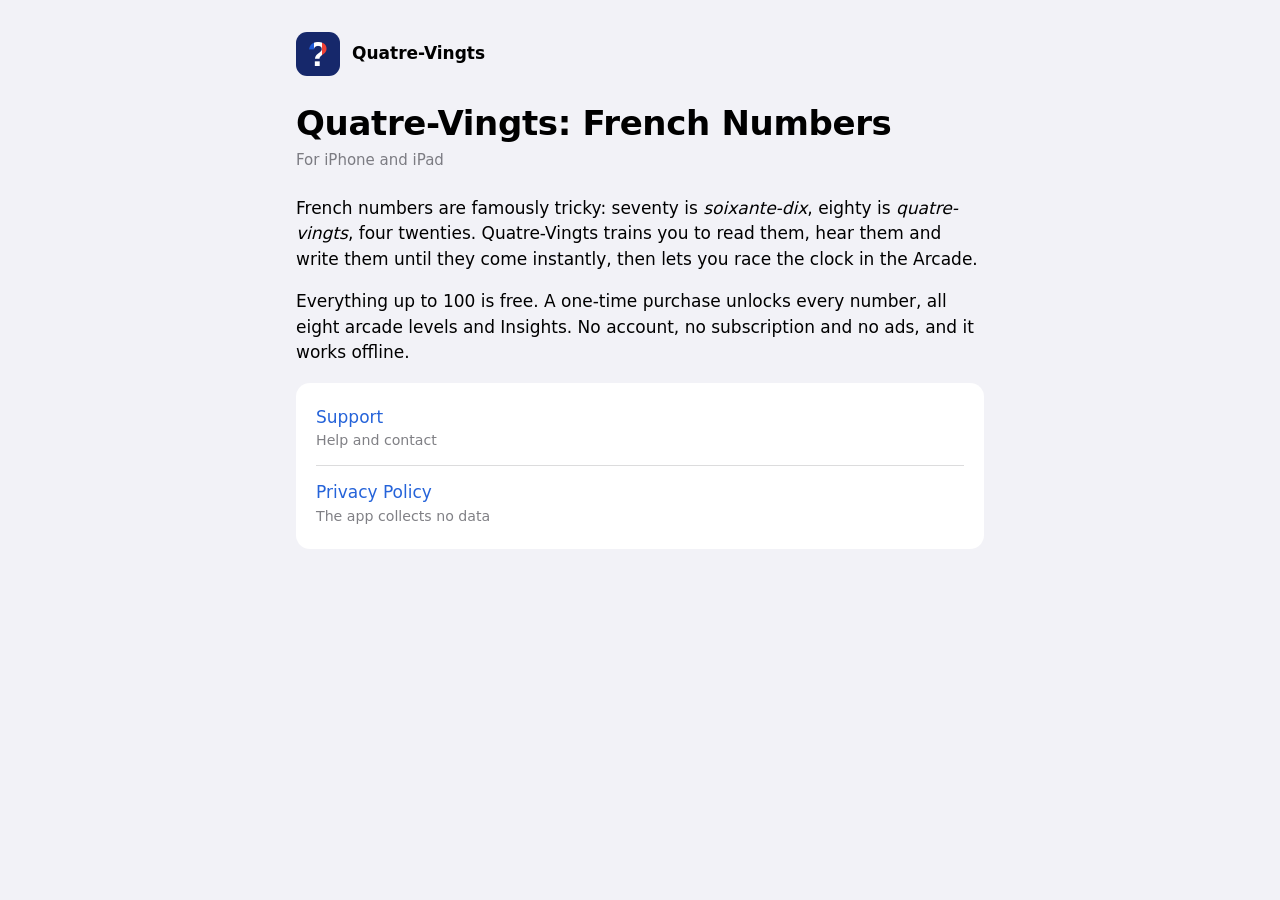
<file: index.html>
<!doctype html>
<html lang="en">
<head>
  <meta charset="utf-8">
  <meta name="viewport" content="width=device-width, initial-scale=1">
  <title>Quatre-Vingts: French Numbers</title>
  <meta name="description" content="Quatre-Vingts for iPhone and iPad: learn to read, hear and write French numbers, from soixante-dix to quatre-vingt-dix-neuf and beyond.">
  <link rel="stylesheet" href="./style.css">
</head>
<body>
<main>
  <a class="brand" href="./">
    <svg viewBox="0 0 64 64" aria-hidden="true"><defs><linearGradient id="q" x1="0" x2="1"><stop offset=".333" stop-color="#1f5bd8"/><stop offset=".333" stop-color="#fff"/><stop offset=".667" stop-color="#fff"/><stop offset=".667" stop-color="#ef4135"/></linearGradient></defs><rect width="64" height="64" fill="#16286b"/><text x="32" y="50" font-size="50" font-weight="800" text-anchor="middle" font-family="ui-rounded, -apple-system, sans-serif" fill="url(#q)">?</text></svg>
    <span>Quatre-Vingts</span>
  </a>
  <h1>Quatre-Vingts: French Numbers</h1>
  <p class="meta">For iPhone and iPad</p>
  <p>French numbers are famously tricky: seventy is <i lang="fr">soixante-dix</i>, eighty is <i lang="fr">quatre-vingts</i>, four twenties. Quatre-Vingts trains you to read them, hear them and write them until they come instantly, then lets you race the clock in the Arcade.</p>
  <p>Everything up to 100 is free. A one-time purchase unlocks every number, all eight arcade levels and Insights. No account, no subscription and no ads, and it works offline.</p>
  <div class="card">
    <ul class="links">
      <li><a href="support/">Support<small>Help and contact</small></a></li>
      <li><a href="privacy/">Privacy Policy<small>The app collects no data</small></a></li>
    </ul>
  </div>
</main>
</body>
</html>
</file>
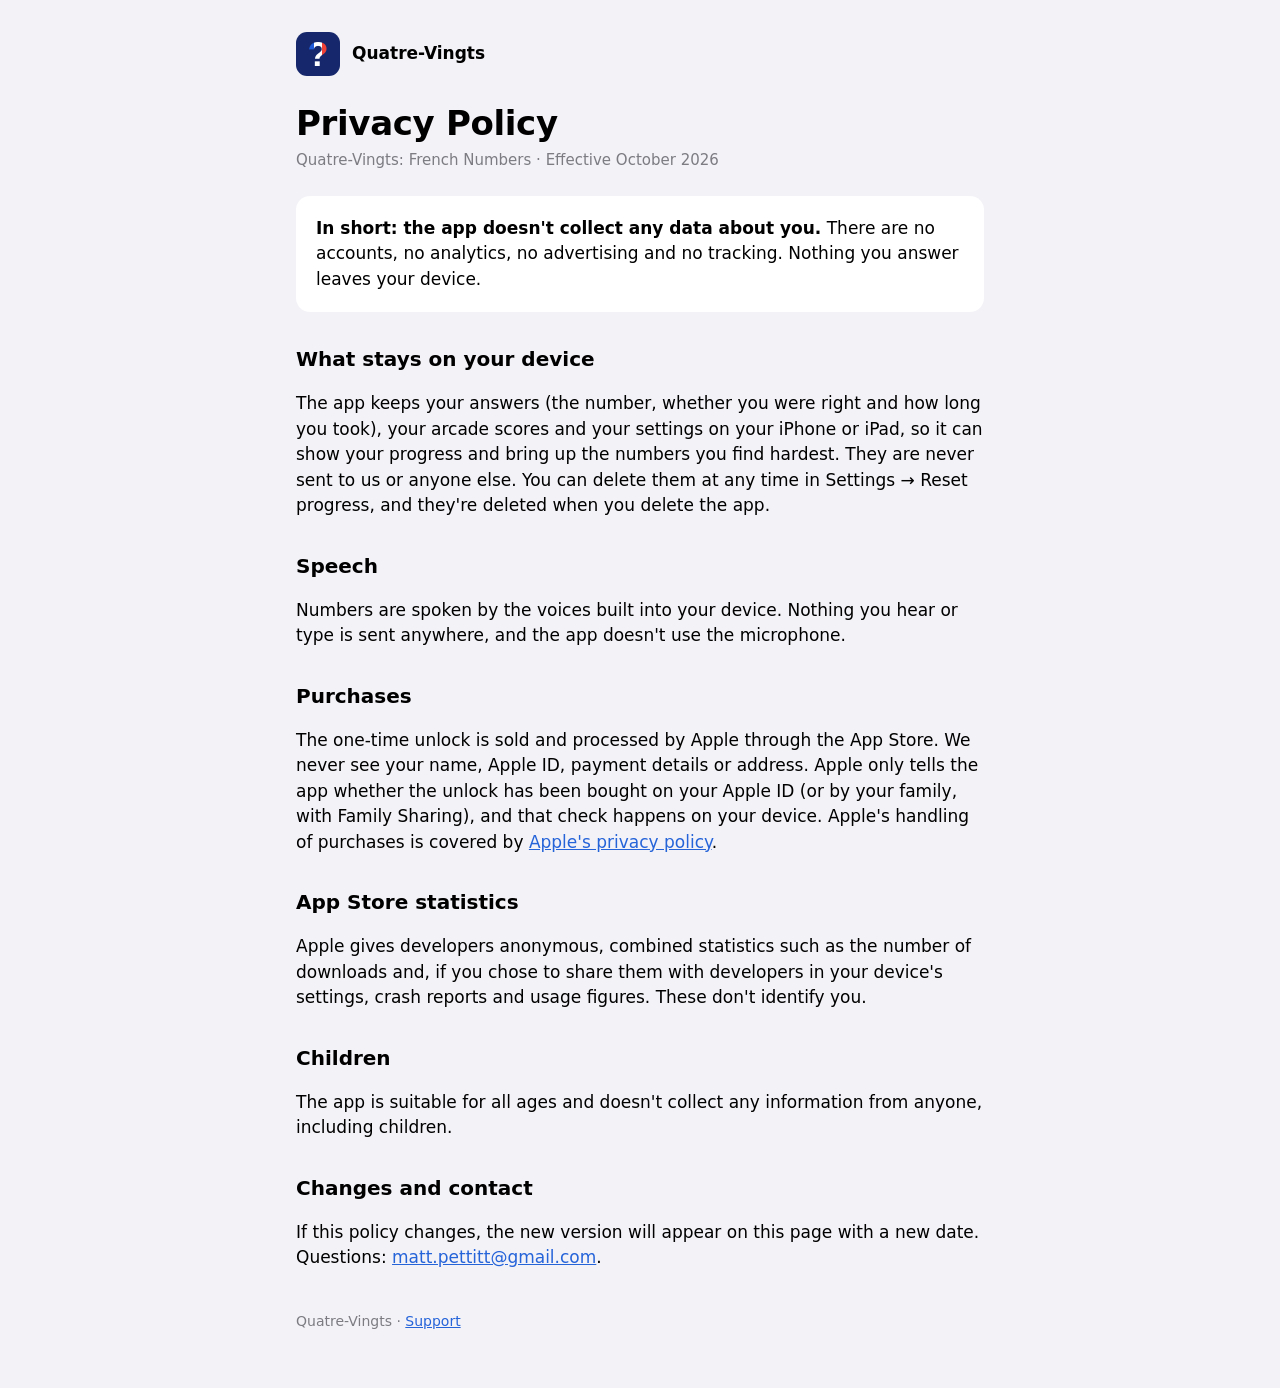
<file: privacy/index.html>
<!doctype html>
<html lang="en">
<head>
  <meta charset="utf-8">
  <meta name="viewport" content="width=device-width, initial-scale=1">
  <title>Privacy Policy · Quatre-Vingts</title>
  <link rel="stylesheet" href="../style.css">
</head>
<body>
<main>
  <a class="brand" href="../">
    <svg viewBox="0 0 64 64" aria-hidden="true"><defs><linearGradient id="q" x1="0" x2="1"><stop offset=".333" stop-color="#1f5bd8"/><stop offset=".333" stop-color="#fff"/><stop offset=".667" stop-color="#fff"/><stop offset=".667" stop-color="#ef4135"/></linearGradient></defs><rect width="64" height="64" fill="#16286b"/><text x="32" y="50" font-size="50" font-weight="800" text-anchor="middle" font-family="ui-rounded, -apple-system, sans-serif" fill="url(#q)">?</text></svg>
    <span>Quatre-Vingts</span>
  </a>
  <h1>Privacy Policy</h1>
  <p class="meta">Quatre-Vingts: French Numbers · Effective October 2026</p>

  <div class="card">
    <p><strong>In short: the app doesn't collect any data about you.</strong> There are no accounts, no analytics, no advertising and no tracking. Nothing you answer leaves your device.</p>
  </div>

  <h2>What stays on your device</h2>
  <p>The app keeps your answers (the number, whether you were right and how long you took), your arcade scores and your settings on your iPhone or iPad, so it can show your progress and bring up the numbers you find hardest. They are never sent to us or anyone else. You can delete them at any time in Settings → Reset progress, and they're deleted when you delete the app.</p>

  <h2>Speech</h2>
  <p>Numbers are spoken by the voices built into your device. Nothing you hear or type is sent anywhere, and the app doesn't use the microphone.</p>

  <h2>Purchases</h2>
  <p>The one-time unlock is sold and processed by Apple through the App Store. We never see your name, Apple ID, payment details or address. Apple only tells the app whether the unlock has been bought on your Apple ID (or by your family, with Family Sharing), and that check happens on your device. Apple's handling of purchases is covered by <a href="https://www.apple.com/legal/privacy/">Apple's privacy policy</a>.</p>

  <h2>App Store statistics</h2>
  <p>Apple gives developers anonymous, combined statistics such as the number of downloads and, if you chose to share them with developers in your device's settings, crash reports and usage figures. These don't identify you.</p>

  <h2>Children</h2>
  <p>The app is suitable for all ages and doesn't collect any information from anyone, including children.</p>

  <h2>Changes and contact</h2>
  <p>If this policy changes, the new version will appear on this page with a new date. Questions: <a href="mailto:matt.pettitt@gmail.com">matt.pettitt@gmail.com</a>.</p>

  <footer>Quatre-Vingts · <a href="../support/">Support</a></footer>
</main>
</body>
</html>
</file>
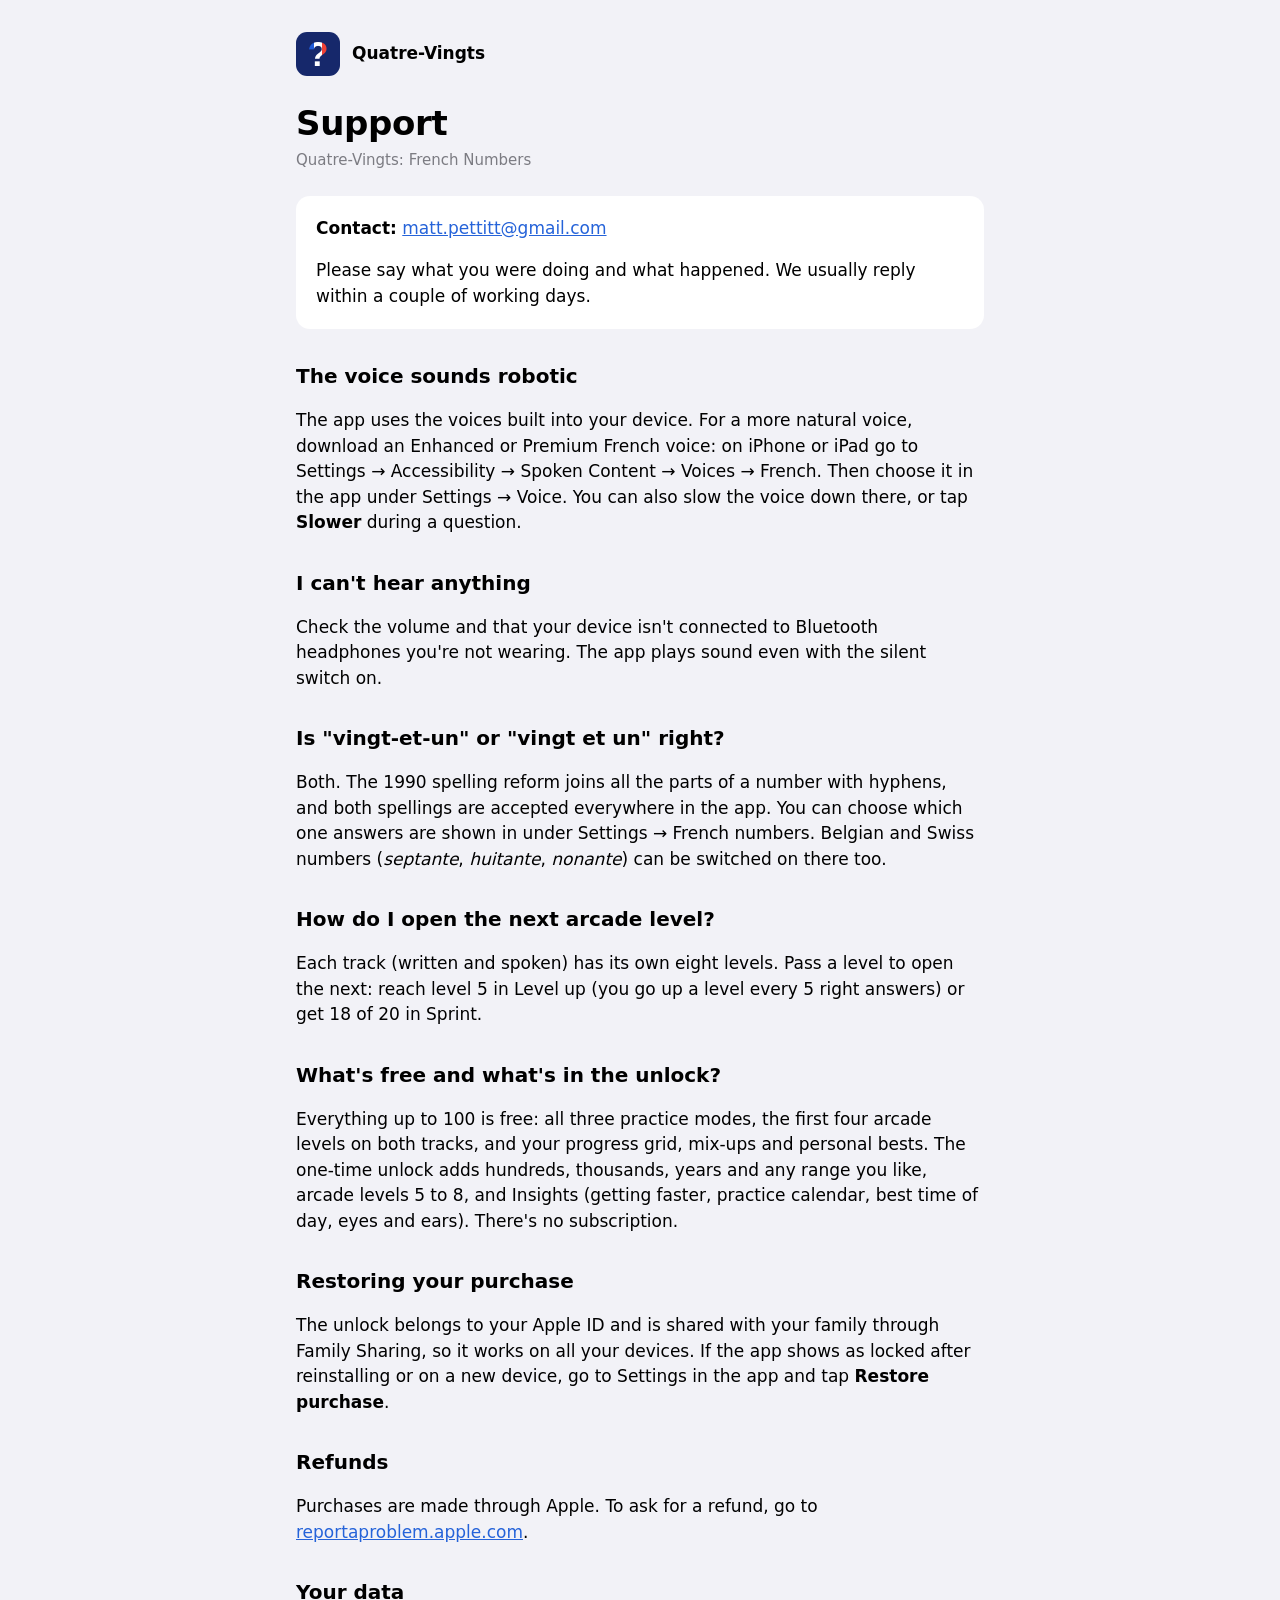
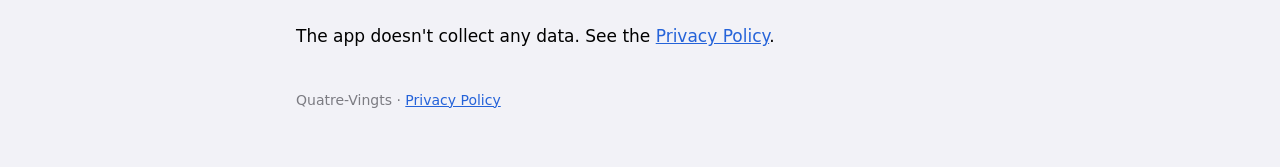
<file: support/index.html>
<!doctype html>
<html lang="en">
<head>
  <meta charset="utf-8">
  <meta name="viewport" content="width=device-width, initial-scale=1">
  <title>Support · Quatre-Vingts</title>
  <link rel="stylesheet" href="../style.css">
</head>
<body>
<main>
  <a class="brand" href="../">
    <svg viewBox="0 0 64 64" aria-hidden="true"><defs><linearGradient id="q" x1="0" x2="1"><stop offset=".333" stop-color="#1f5bd8"/><stop offset=".333" stop-color="#fff"/><stop offset=".667" stop-color="#fff"/><stop offset=".667" stop-color="#ef4135"/></linearGradient></defs><rect width="64" height="64" fill="#16286b"/><text x="32" y="50" font-size="50" font-weight="800" text-anchor="middle" font-family="ui-rounded, -apple-system, sans-serif" fill="url(#q)">?</text></svg>
    <span>Quatre-Vingts</span>
  </a>
  <h1>Support</h1>
  <p class="meta">Quatre-Vingts: French Numbers</p>

  <div class="card">
    <p><strong>Contact:</strong> <a href="mailto:matt.pettitt@gmail.com">matt.pettitt@gmail.com</a></p>
    <p>Please say what you were doing and what happened. We usually reply within a couple of working days.</p>
  </div>

  <h2>The voice sounds robotic</h2>
  <p>The app uses the voices built into your device. For a more natural voice, download an Enhanced or Premium French voice: on iPhone or iPad go to Settings → Accessibility → Spoken Content → Voices → French. Then choose it in the app under Settings → Voice. You can also slow the voice down there, or tap <strong>Slower</strong> during a question.</p>

  <h2>I can't hear anything</h2>
  <p>Check the volume and that your device isn't connected to Bluetooth headphones you're not wearing. The app plays sound even with the silent switch on.</p>

  <h2>Is "vingt-et-un" or "vingt et un" right?</h2>
  <p>Both. The 1990 spelling reform joins all the parts of a number with hyphens, and both spellings are accepted everywhere in the app. You can choose which one answers are shown in under Settings → French numbers. Belgian and Swiss numbers (<i lang="fr">septante</i>, <i lang="fr">huitante</i>, <i lang="fr">nonante</i>) can be switched on there too.</p>

  <h2>How do I open the next arcade level?</h2>
  <p>Each track (written and spoken) has its own eight levels. Pass a level to open the next: reach level 5 in Level up (you go up a level every 5 right answers) or get 18 of 20 in Sprint.</p>

  <h2>What's free and what's in the unlock?</h2>
  <p>Everything up to 100 is free: all three practice modes, the first four arcade levels on both tracks, and your progress grid, mix-ups and personal bests. The one-time unlock adds hundreds, thousands, years and any range you like, arcade levels 5 to 8, and Insights (getting faster, practice calendar, best time of day, eyes and ears). There's no subscription.</p>

  <h2>Restoring your purchase</h2>
  <p>The unlock belongs to your Apple ID and is shared with your family through Family Sharing, so it works on all your devices. If the app shows as locked after reinstalling or on a new device, go to Settings in the app and tap <strong>Restore purchase</strong>.</p>

  <h2>Refunds</h2>
  <p>Purchases are made through Apple. To ask for a refund, go to <a href="https://reportaproblem.apple.com">reportaproblem.apple.com</a>.</p>

  <h2>Your data</h2>
  <p>The app doesn't collect any data. See the <a href="../privacy/">Privacy Policy</a>.</p>

  <footer>Quatre-Vingts · <a href="../privacy/">Privacy Policy</a></footer>
</main>
</body>
</html>
</file>
<file: style.css>
/* Shared look for the Quatre-Vingts pages: the iPhone's system font and colours, light and dark */
:root {
  --bg: #f2f2f7; --card: #ffffff; --label: #000000; --label-2: rgba(60, 60, 67, 0.65);
  --sep: rgba(60, 60, 67, 0.18); --accent: #2563d9; --navy: #16286b;
  color-scheme: light;
}
@media (prefers-color-scheme: dark) {
  :root {
    --bg: #000000; --card: #1c1c1e; --label: #ffffff; --label-2: rgba(235, 235, 245, 0.65);
    --sep: rgba(84, 84, 88, 0.6); --accent: #4d8dff;
    color-scheme: dark;
  }
}
* { box-sizing: border-box; }
html { -webkit-text-size-adjust: 100%; }
body {
  margin: 0; background: var(--bg); color: var(--label);
  font: 17px/1.5 -apple-system, BlinkMacSystemFont, "Segoe UI", system-ui, sans-serif;
  -webkit-font-smoothing: antialiased;
}
a { color: var(--accent); }
main { max-width: 720px; margin: 0 auto; padding: 32px 16px 56px; }
.brand { display: flex; align-items: center; gap: 12px; text-decoration: none; color: inherit; margin-bottom: 28px; }
.brand svg { width: 44px; height: 44px; border-radius: 11px; flex: none; }
.brand span { font-weight: 600; }
h1 { font-size: 34px; line-height: 1.15; margin: 0 0 6px; letter-spacing: -0.01em; }
h2 { font-size: 20px; margin: 32px 0 8px; }
.meta { color: var(--label-2); margin: 0 0 24px; font-size: 15px; }
p, li { color: var(--label); }
.card { background: var(--card); border-radius: 14px; padding: 4px 20px; margin: 12px 0; }
.card > :first-child { margin-top: 16px; }
.card > :last-child { margin-bottom: 16px; }
.links { list-style: none; padding: 0; margin: 0; }
.links li + li { border-top: 0.5px solid var(--sep); }
.links a { display: block; padding: 14px 0; text-decoration: none; font-weight: 500; }
.links small { display: block; color: var(--label-2); font-weight: 400; }
footer { color: var(--label-2); font-size: 14px; margin-top: 40px; }
.card > .links:first-child { margin-top: 4px; }
.card > .links:last-child { margin-bottom: 4px; }
</file>
